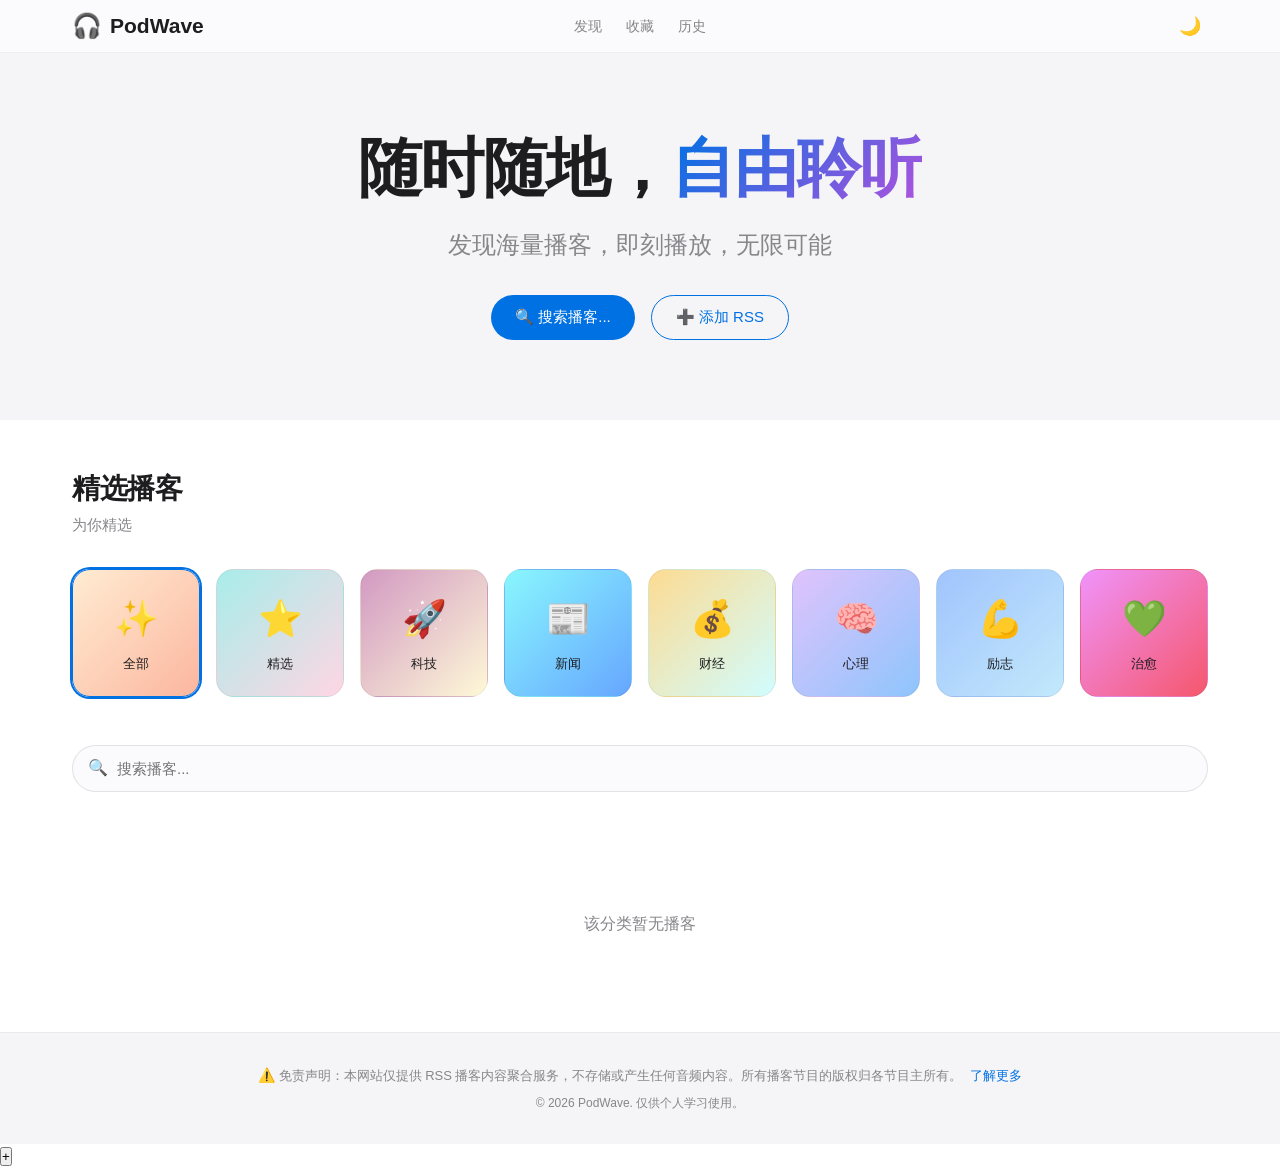
<file: index.html>
<!DOCTYPE html>
<html lang="zh-CN">
<head>
    <meta charset="UTF-8">
    <meta name="viewport" content="width=device-width, initial-scale=1.0, viewport-fit=cover">
    <meta name="apple-mobile-web-app-capable" content="yes">
    <meta name="apple-mobile-web-app-status-bar-style" content="black-translucent">
    <meta name="apple-mobile-web-app-title" content="PodWave">
    <meta name="mobile-web-app-capable" content="yes">
    <meta name="theme-color" content="#ffffff">
    <meta name="description" content="随时随地，自由聆听 - 发现海量播客，即刻播放">
    <link rel="manifest" href="manifest.json">
    <link rel="stylesheet" href="styles.css">
</head>
<body>
    <!-- Header -->
    <header class="header">
        <div class="header-content">
            <a href="#" class="logo">
                <span class="logo-icon">🎧</span>
                <span class="logo-text">PodWave</span>
            </a>
            <nav class="header-nav">
                <a href="#" class="nav-link active" data-view="discover">Discover</a>
                <a href="#" class="nav-link" data-view="library">Library</a>
                <a href="#" class="nav-link" data-view="history">History</a>
            </nav>
            <div class="header-actions">

                <button class="icon-btn" id="darkModeToggle" title="Dark Mode">🌙</button>
            </div>
        </div>
    </header>

    <!-- Hero Section -->
    <section class="hero" id="heroSection">
        <h1 class="hero-title">
            <span class="gradient-text">随时随地</span> 自由聆听
        </h1>
        <p class="hero-subtitle">
            发现海量播客，即刻播放，无限可能
        </p>
        <div class="hero-actions">
            <button class="btn btn-primary" onclick="document.getElementById('searchInput').focus()">
                🔍 搜索播客
            </button>
            <button class="btn btn-secondary" onclick="showAddRssModal()">
                ➕ 添加 RSS
            </button>
        </div>
    </section>

    <!-- Categories Section -->
    <section class="categories" id="categoriesSection">
        <div class="section-header">
            <div>
                <h2 class="section-title" id="sectionTitle">精选播客</h2>
                <p class="section-subtitle" id="sectionSubtitle">为你精选</p>
            </div>
        </div>
        <div class="category-grid" id="categoryGrid">
            <div class="category-card active" data-category="all">
                <span class="category-icon">✨</span>
                <span class="category-name">全部</span>
            </div>
            <div class="category-card" data-category="科技">
                <span class="category-icon">🚀</span>
                <span class="category-name">科技</span>
            </div>
            <div class="category-card" data-category="新闻">
                <span class="category-icon">📰</span>
                <span class="category-name">新闻</span>
            </div>
            <div class="category-card" data-category="财经">
                <span class="category-icon">💰</span>
                <span class="category-name">财经</span>
            </div>
            <div class="category-card" data-category="心理">
                <span class="category-icon">🧠</span>
                <span class="category-name">心理</span>
            </div>
            <div class="category-card" data-category="励志">
                <span class="category-icon">💪</span>
                <span class="category-name">励志</span>
            </div>
            <div class="category-card" data-category="治愈">
                <span class="category-icon">💚</span>
                <span class="category-name">治愈</span>
            </div>
            <div class="category-card" id="refreshCard" data-category="refresh" title="刷新获取最新内容">
                <span class="category-icon">🔄</span>
                <span class="category-name">刷新</span>
            </div>
        </div>
    </section>

    <!-- Search Section -->
    <section class="podcast-section">
        <div class="search-container">
            <span class="search-icon">🔍</span>
            <input type="text" class="search-input" id="searchInput" placeholder="搜索播客名称、主题或关键词...">
        </div>
        <div class="search-results" id="searchResults"></div>
    </section>

    <!-- Search Results Section -->
    <section class="podcast-section" id="searchResultsSection" style="display: none;">
        <div class="section-header">
            <div>
                <h2 class="section-title" id="searchResultsTitle">搜索结果</h2>
                <p class="section-subtitle" id="searchResultsSubtitle">找到 0 个播客</p>
            </div>
        </div>
        <div class="search-results-grid" id="searchResultsGrid"></div>
    </section>

    <!-- Podcast Grid Section -->
    <section class="podcast-section" id="podcastSection">
        <div class="podcast-grid" id="podcastGrid">
            <!-- Podcasts will be loaded here -->
        </div>
    </section>

    <!-- Library Section (hidden by default) -->
    <section class="podcast-section" id="librarySection" style="display: none;">
        <div class="section-header">
            <div>
                <h2 class="section-title" id="libraryTitle">我的收藏</h2>
                <p class="section-subtitle" id="librarySubtitle">你喜欢的播客</p>
            </div>
        </div>
        <div class="podcast-grid" id="libraryGrid"></div>
        <div class="empty-state" id="libraryEmpty" style="display: none;">
            <div class="empty-icon">💜</div>
            <h3 class="empty-title" id="libraryEmptyTitle">暂无收藏</h3>
            <p id="libraryEmptyText">开始探索，添加你喜欢的播客</p>
        </div>
    </section>

    <!-- History Section (hidden by default) -->
    <section class="podcast-section" id="historySection" style="display: none;">
        <div class="section-header">
            <div>
                <h2 class="section-title" id="historyTitle">最近播放</h2>
                <p class="section-subtitle" id="historySubtitle">继续收听上次的内容</p>
            </div>
            <button class="btn btn-secondary" id="clearHistoryBtn">清除全部</button>
        </div>
        <div class="episode-list" id="historyList"></div>
        <div class="empty-state" id="historyEmpty" style="display: none;">
            <div class="empty-icon">📻</div>
            <h3 class="empty-title" id="historyEmptyTitle">暂无历史记录</h3>
            <p id="historyEmptyText">开始收听，建立你的历史记录</p>
        </div>
    </section>

    <!-- Floating Player Bar -->
    <div class="floating-player" id="floatingPlayer" style="display: none;">
        <div class="floating-player-content">
            <div class="floating-info">
                <div class="floating-cover" id="floatingCover">🎧</div>
                <div class="floating-text">
                    <div class="floating-title" id="floatingTitle">未播放</div>
                    <div class="floating-time" id="floatingTime">0:00 / 0:00</div>
                </div>
            </div>
            <div class="floating-controls">
                <button class="floating-btn" id="floatingPrev" onclick="playPrevious()">⏮️</button>
                <button class="floating-btn floating-play" id="floatingPlayPause" onclick="togglePlayPause()">▶️</button>
                <button class="floating-btn" id="floatingNext" onclick="playNext()">⏭️</button>
            </div>
        </div>
        <div class="floating-progress" onclick="seekFloatingAudio(event)">
            <div class="floating-progress-bar" id="floatingProgressBar">
                <div class="floating-progress-fill" id="floatingProgressFill"></div>
            </div>
        </div>
    </div>

    <!-- Timer Modal -->
    <div class="modal-overlay" id="timerModal">
        <div class="modal">
            <div class="modal-header">
                <h3 class="modal-title" id="sleepTimerTitle">睡眠定时</h3>
                <button class="modal-close" onclick="closeTimerModal()">×</button>
            </div>
            <div class="modal-body">
                <div class="timer-options">
                    <button class="timer-option" data-minutes="15">15 分钟</button>
                    <button class="timer-option" data-minutes="30">30 分钟</button>
                    <button class="timer-option" data-minutes="45">45 分钟</button>
                    <button class="timer-option" data-minutes="60">1 小时</button>
                    <button class="timer-option" data-minutes="90">1.5 小时</button>
                    <button class="timer-option" data-minutes="0">关闭</button>
                </div>
            </div>
        </div>
    </div>

    <!-- Add RSS Modal -->
    <div class="modal-overlay" id="addRssModal">
        <div class="modal">
            <div class="modal-header">
                <h3 class="modal-title">添加自定义 RSS</h3>
                <button class="modal-close" onclick="closeAddRssModal()">×</button>
            </div>
            <div class="modal-body">
                <div class="add-form">
                    <div class="form-group">
                        <label class="form-label">RSS 订阅地址</label>
                        <input type="text" class="form-input" id="rssUrlInput" placeholder="https://example.com/podcast.xml">
                        <p class="help-text">输入任意播客的 RSS 订阅地址</p>
                    </div>
                    <div class="form-group">
                        <label class="form-label">分类</label>
                        <select class="form-select" id="rssCategoryInput">
                            <option value="科技">🚀 科技</option>
                            <option value="新闻">📰 新闻</option>
                            <option value="财经">💰 财经</option>
                            <option value="心理">🧠 心理</option>
                            <option value="励志">💪 励志</option>
                            <option value="治愈">💚 治愈</option>
                            <option value="其他">📻 其他</option>
                        </select>
                    </div>
                    <button class="btn btn-primary" id="addRssBtn" style="width: 100%;">添加播客</button>
                </div>
            </div>
        </div>
    </div>

    <!-- Podcast Detail Modal -->
    <div class="modal-overlay" id="podcastDetailModal">
        <div class="modal">
            <div class="modal-header">
                <h3 class="modal-title" id="detailPodcastTitle">播客详情</h3>
                <button class="modal-close" onclick="closePodcastDetailModal()">×</button>
            </div>
            <div class="modal-body">
                <div class="tabs">
                    <button class="tab active" data-tab="episodes" onclick="switchDetailTab('episodes')">节目列表</button>
                    <button class="tab" data-tab="about" onclick="switchDetailTab('about')">简介</button>
                </div>
                <div class="episode-list" id="episodeList"></div>
                <div class="about-content" id="aboutContent" style="display: none;">
                    <div class="about-podcast" id="aboutPodcast"></div>
                </div>
                <div class="loading" id="episodeLoading">
                    <div class="loading-spinner"></div>
                </div>
            </div>
        </div>
    </div>

    <!-- Toast Container -->
    <div class="toast-container">
        <div class="toast" id="toast"></div>
    </div>



    <!-- Footer -->
    <footer class="site-footer">
        <div class="footer-content">
            <p class="footer-disclaimer">
                <span class="footer-icon">⚠️</span>
                免责声明：本网站仅提供 RSS 播客内容聚合服务，不存储或产生任何音频内容。所有播客节目的版权归各节目主所有。
                <a href="disclaimer.html" target="_blank" class="footer-link">了解更多</a>
            </p>
            <p class="footer-copyright">© 2026 PodWave. 仅供个人学习使用。</p>
        </div>
    </footer>

    <!-- Add Podcast FAB -->
    <button class="add-podcast-btn" onclick="showAddRssModal()" title="添加播客">+</button>

    <!-- Back to Top Button -->
    <button class="back-to-top-btn" id="backToTopBtn" onclick="scrollToTop()" title="返回顶部">↑</button>

    <script src="app.js"></script>
    <script>
        document.addEventListener('DOMContentLoaded', initApp);
    </script>
</body>
</html>
</file>
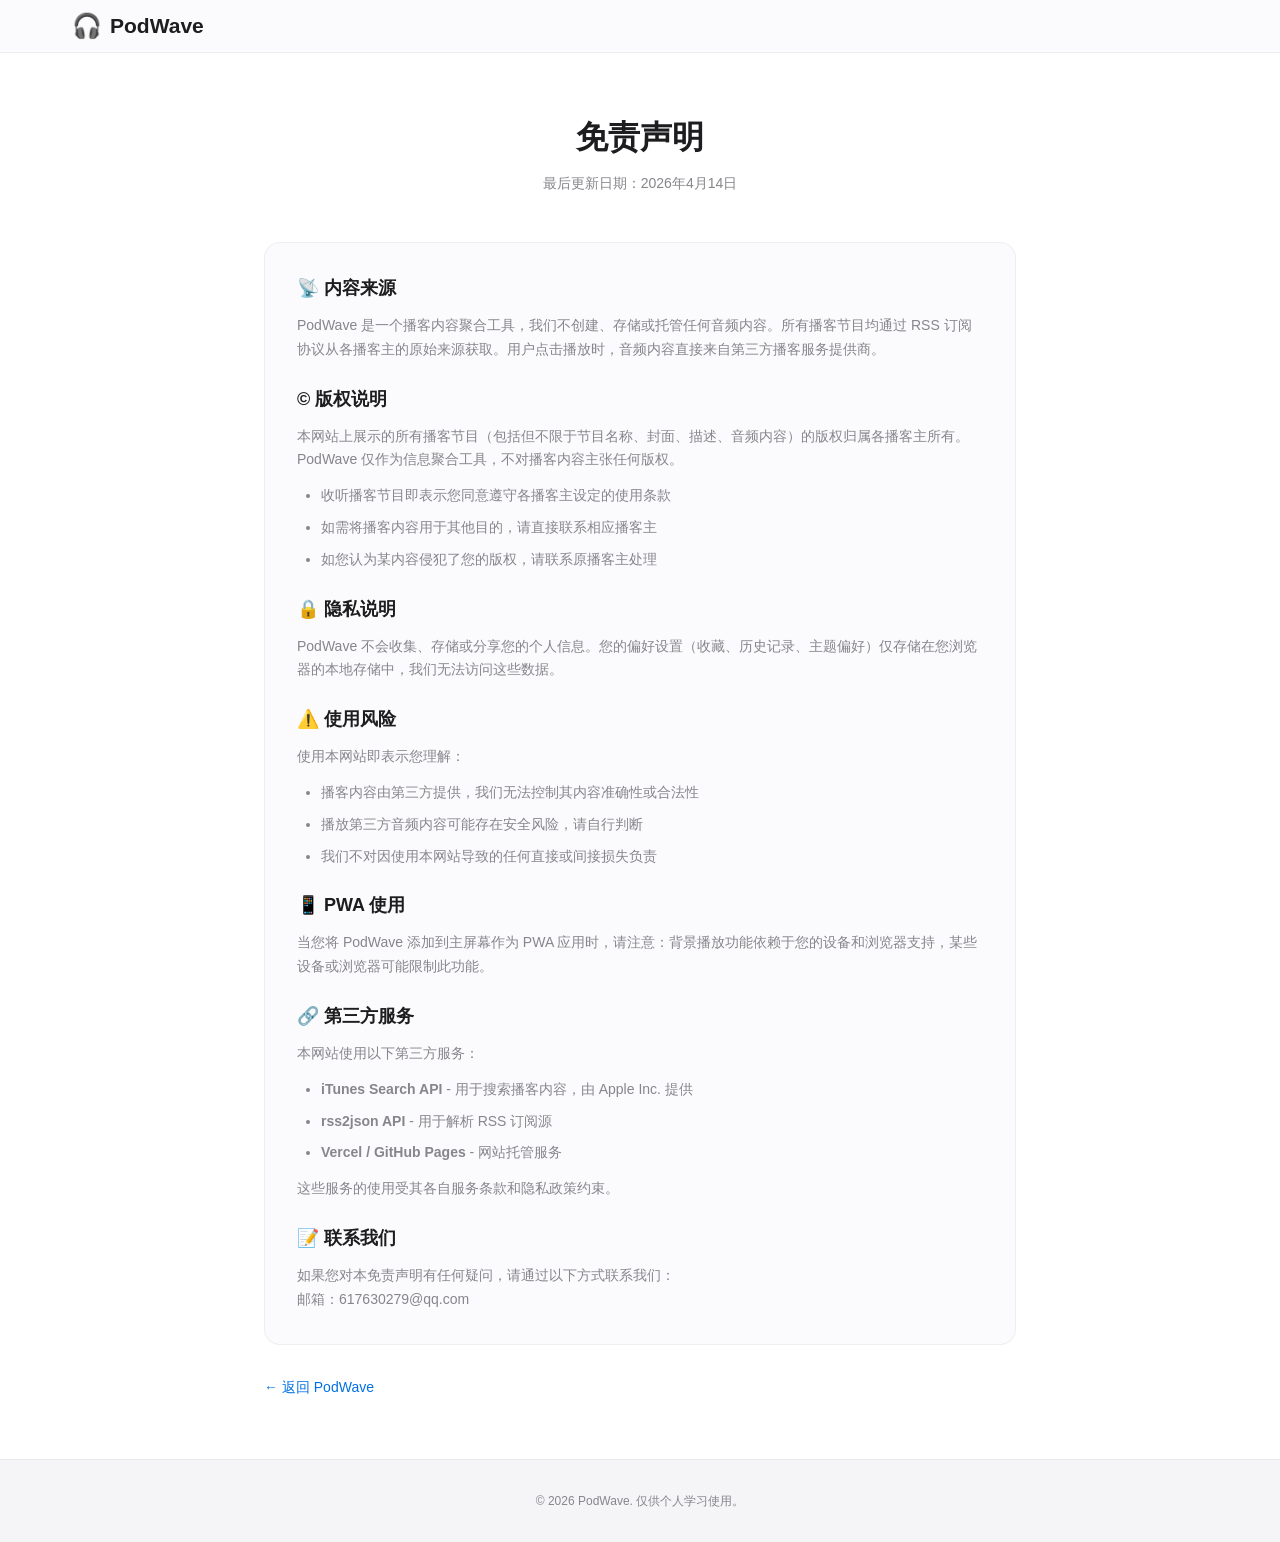
<file: disclaimer.html>
<!DOCTYPE html>
<html lang="zh-CN">
<head>
    <meta charset="UTF-8">
    <meta name="viewport" content="width=device-width, initial-scale=1.0">
    <title>免责声明 - PodWave</title>
    <link rel="stylesheet" href="styles.css">
    <style>
        .disclaimer-page {
            max-width: 800px;
            margin: 0 auto;
            padding: 60px 24px;
        }
        .disclaimer-header {
            text-align: center;
            margin-bottom: 48px;
        }
        .disclaimer-header h1 {
            font-size: 32px;
            font-weight: 700;
            margin-bottom: 12px;
        }
        .disclaimer-header p {
            color: var(--text-secondary);
            font-size: 14px;
        }
        .disclaimer-content {
            background: var(--bg-secondary);
            border-radius: 16px;
            padding: 32px;
            border: 1px solid rgba(0,0,0,0.05);
        }
        body.dark-mode .disclaimer-content {
            border: 1px solid rgba(255,255,255,0.1);
        }
        .disclaimer-section {
            margin-bottom: 24px;
        }
        .disclaimer-section:last-child {
            margin-bottom: 0;
        }
        .disclaimer-section h2 {
            font-size: 18px;
            font-weight: 600;
            margin-bottom: 12px;
            color: var(--text-primary);
        }
        .disclaimer-section p {
            font-size: 14px;
            line-height: 1.7;
            color: var(--text-secondary);
        }
        .disclaimer-section ul {
            margin: 12px 0;
            padding-left: 24px;
        }
        .disclaimer-section li {
            font-size: 14px;
            line-height: 1.7;
            color: var(--text-secondary);
            margin-bottom: 8px;
        }
        .back-link {
            display: inline-flex;
            align-items: center;
            gap: 8px;
            margin-top: 32px;
            color: var(--apple-blue);
            text-decoration: none;
            font-size: 14px;
        }
        .back-link:hover {
            text-decoration: underline;
        }
    </style>
</head>
<body>
    <header class="header">
        <div class="header-content">
            <a href="index.html" class="logo">
                <span class="logo-icon">🎧</span>
                <span class="logo-text">PodWave</span>
            </a>
        </div>
    </header>

    <main class="disclaimer-page">
        <div class="disclaimer-header">
            <h1>免责声明</h1>
            <p>最后更新日期：2026年4月14日</p>
        </div>

        <div class="disclaimer-content">
            <div class="disclaimer-section">
                <h2>📡 内容来源</h2>
                <p>PodWave 是一个播客内容聚合工具，我们不创建、存储或托管任何音频内容。所有播客节目均通过 RSS 订阅协议从各播客主的原始来源获取。用户点击播放时，音频内容直接来自第三方播客服务提供商。</p>
            </div>

            <div class="disclaimer-section">
                <h2>©️ 版权说明</h2>
                <p>本网站上展示的所有播客节目（包括但不限于节目名称、封面、描述、音频内容）的版权归属各播客主所有。PodWave 仅作为信息聚合工具，不对播客内容主张任何版权。</p>
                <ul>
                    <li>收听播客节目即表示您同意遵守各播客主设定的使用条款</li>
                    <li>如需将播客内容用于其他目的，请直接联系相应播客主</li>
                    <li>如您认为某内容侵犯了您的版权，请联系原播客主处理</li>
                </ul>
            </div>

            <div class="disclaimer-section">
                <h2>🔒 隐私说明</h2>
                <p>PodWave 不会收集、存储或分享您的个人信息。您的偏好设置（收藏、历史记录、主题偏好）仅存储在您浏览器的本地存储中，我们无法访问这些数据。</p>
            </div>

            <div class="disclaimer-section">
                <h2>⚠️ 使用风险</h2>
                <p>使用本网站即表示您理解：</p>
                <ul>
                    <li>播客内容由第三方提供，我们无法控制其内容准确性或合法性</li>
                    <li>播放第三方音频内容可能存在安全风险，请自行判断</li>
                    <li>我们不对因使用本网站导致的任何直接或间接损失负责</li>
                </ul>
            </div>

            <div class="disclaimer-section">
                <h2>📱 PWA 使用</h2>
                <p>当您将 PodWave 添加到主屏幕作为 PWA 应用时，请注意：背景播放功能依赖于您的设备和浏览器支持，某些设备或浏览器可能限制此功能。</p>
            </div>

            <div class="disclaimer-section">
                <h2>🔗 第三方服务</h2>
                <p>本网站使用以下第三方服务：</p>
                <ul>
                    <li><strong>iTunes Search API</strong> - 用于搜索播客内容，由 Apple Inc. 提供</li>
                    <li><strong>rss2json API</strong> - 用于解析 RSS 订阅源</li>
                    <li><strong>Vercel / GitHub Pages</strong> - 网站托管服务</li>
                </ul>
                <p>这些服务的使用受其各自服务条款和隐私政策约束。</p>
            </div>

            <div class="disclaimer-section">
                <h2>📝 联系我们</h2>
                <p>如果您对本免责声明有任何疑问，请通过以下方式联系我们：</p>
                <p>邮箱：617630279@qq.com</p>
            </div>
        </div>

        <a href="index.html" class="back-link">← 返回 PodWave</a>
    </main>

    <footer class="site-footer">
        <div class="footer-content">
            <p class="footer-copyright">© 2026 PodWave. 仅供个人学习使用。</p>
        </div>
    </footer>
</body>
</html>
</file>
<file: styles.css>
/* ==================== Reset & Base ==================== */
*, *::before, *::after {
    margin: 0;
    padding: 0;
    box-sizing: border-box;
}

:root {
    /* Apple Color Palette */
    --apple-black: #1d1d1f;
    --apple-gray: #86868b;
    --apple-light-gray: #f5f5f7;
    --apple-blue: #0071e3;
    --apple-blue-hover: #0077ed;
    --apple-green: #34c759;
    --apple-orange: #ff9500;
    --apple-pink: #ff2d55;
    --apple-purple: #af52de;
    --apple-red: #ff3b30;
    --apple-yellow: #ffcc00;

    /* Background */
    --bg-primary: #ffffff;
    --bg-secondary: #fbfbfd;
    --bg-tertiary: #f5f5f7;

    /* Text */
    --text-primary: #1d1d1f;
    --text-secondary: #86868b;
    --text-link: #0071e3;

    /* Spacing */
    --space-xs: 4px;
    --space-sm: 8px;
    --space-md: 16px;
    --space-lg: 24px;
    --space-xl: 32px;
    --space-xxl: 48px;
    --space-xxxl: 80px;

    /* Border Radius */
    --radius-sm: 8px;
    --radius-md: 12px;
    --radius-lg: 18px;
    --radius-xl: 24px;

    /* Shadows */
    --shadow-card: 0 2px 12px rgba(0,0,0,0.08);
    --shadow-card-hover: 0 8px 32px rgba(0,0,0,0.12);
    --shadow-player: 0 -4px 24px rgba(0,0,0,0.1);
}

body {
    font-family: -apple-system, BlinkMacSystemFont, "SF Pro Display", "SF Pro Text", "Helvetica Neue", Helvetica, Arial, sans-serif;
    -webkit-font-smoothing: antialiased;
    -moz-osx-font-smoothing: grayscale;
    background: var(--bg-primary);
    color: var(--text-primary);
    line-height: 1.5;
    overflow-x: hidden;
}

/* ==================== Dark Mode ==================== */
body.dark-mode {
    --bg-primary: #000000;
    --bg-secondary: #1d1d1f;
    --bg-tertiary: #2d2d2d;
    --text-primary: #f5f5f7;
    --text-secondary: #86868b;
    --shadow-card: 0 2px 12px rgba(0,0,0,0.3);
    --shadow-card-hover: 0 8px 32px rgba(0,0,0,0.5);
}

/* ==================== Header ==================== */
.header {
    position: sticky;
    top: 0;
    z-index: 100;
    background: rgba(251, 251, 253, 0.8);
    backdrop-filter: saturate(180%) blur(20px);
    -webkit-backdrop-filter: saturate(180%) blur(20px);
    border-bottom: 1px solid rgba(0,0,0,0.05);
}

body.dark-mode .header {
    background: rgba(29, 29, 31, 0.8);
    border-bottom: 1px solid rgba(255,255,255,0.1);
}

.header-content {
    max-width: 1200px;
    margin: 0 auto;
    padding: 0 var(--space-xl);
    height: 52px;
    display: flex;
    align-items: center;
    justify-content: space-between;
    position: relative;
}

.header-content::before {
    content: '';
    position: absolute;
    left: 50%;
    transform: translateX(-50%);
    width: 1px;
    height: 1px;
}

.header-nav {
    display: flex;
    gap: var(--space-lg);
    position: absolute;
    left: 50%;
    transform: translateX(-50%);
}

.logo {
    font-size: 21px;
    font-weight: 600;
    color: var(--text-primary);
    text-decoration: none;
    display: flex;
    align-items: center;
    gap: var(--space-sm);
}

.logo-icon {
    font-size: 24px;
}

.nav-link {
    font-size: 14px;
    color: var(--text-secondary);
    text-decoration: none;
    transition: color 0.3s;
}

.nav-link:hover {
    color: var(--text-primary);
}

.header-actions {
    display: flex;
    align-items: center;
    gap: var(--space-md);
}

.icon-btn {
    width: 36px;
    height: 36px;
    border-radius: 50%;
    border: none;
    background: transparent;
    cursor: pointer;
    display: flex;
    align-items: center;
    justify-content: center;
    font-size: 18px;
    color: var(--text-secondary);
    transition: all 0.3s;
}

.icon-btn:hover {
    background: var(--bg-tertiary);
    color: var(--text-primary);
}

/* ==================== Hero Section ==================== */
.hero {
    padding: var(--space-xxxl) var(--space-xl);
    text-align: center;
    background: var(--bg-tertiary);
}

.hero-title {
    font-size: clamp(40px, 8vw, 64px);
    font-weight: 700;
    letter-spacing: -0.02em;
    line-height: 1.1;
    margin-bottom: var(--space-lg);
}

.hero-title .gradient-text {
    background: linear-gradient(135deg, var(--apple-blue), var(--apple-purple));
    -webkit-background-clip: text;
    -webkit-text-fill-color: transparent;
    background-clip: text;
}

.hero-subtitle {
    font-size: clamp(18px, 2.5vw, 24px);
    color: var(--text-secondary);
    font-weight: 400;
    max-width: 600px;
    margin: 0 auto;
}

.hero-actions {
    margin-top: var(--space-xl);
    display: flex;
    gap: var(--space-md);
    justify-content: center;
    flex-wrap: wrap;
}

.btn {
    padding: 12px 24px;
    border-radius: var(--radius-xl);
    font-size: 15px;
    font-weight: 500;
    cursor: pointer;
    transition: all 0.3s;
    border: none;
    text-decoration: none;
    display: inline-flex;
    align-items: center;
    gap: var(--space-sm);
}

.btn-primary {
    background: var(--apple-blue);
    color: white;
}

.btn-primary:hover {
    background: var(--apple-blue-hover);
    transform: scale(1.02);
}

.btn-secondary {
    background: transparent;
    color: var(--apple-blue);
    border: 1px solid var(--apple-blue);
}

.btn-secondary:hover {
    background: var(--apple-blue);
    color: white;
}

/* ==================== Categories ==================== */
.categories {
    padding: var(--space-xxl) var(--space-xl);
    max-width: 1200px;
    margin: 0 auto;
}

.section-header {
    display: flex;
    justify-content: space-between;
    align-items: center;
    margin-bottom: var(--space-xl);
}

.section-title {
    font-size: 28px;
    font-weight: 600;
    letter-spacing: -0.01em;
}

.section-subtitle {
    font-size: 15px;
    color: var(--text-secondary);
    margin-top: var(--space-xs);
}

.category-grid {
    display: grid;
    grid-template-columns: repeat(auto-fit, minmax(120px, 1fr));
    gap: var(--space-md);
}

@media (max-width: 480px) {
    .category-grid {
        grid-template-columns: repeat(4, 1fr);
        gap: var(--space-sm);
    }
}

.category-card {
    aspect-ratio: 1;
    border-radius: var(--radius-lg);
    display: flex;
    flex-direction: column;
    align-items: center;
    justify-content: center;
    gap: var(--space-sm);
    cursor: pointer;
    transition: all 0.3s cubic-bezier(0.25, 0.1, 0.25, 1);
    border: 1px solid rgba(0,0,0,0.05);
}

body.dark-mode .category-card {
    border: 1px solid rgba(255,255,255,0.1);
}

.category-card:hover {
    transform: scale(1.05);
    box-shadow: var(--shadow-card-hover);
}

.category-card.active {
    box-shadow: 0 0 0 2px var(--apple-blue);
    border-color: var(--apple-blue);
}

.category-icon {
    font-size: 36px;
}

.category-name {
    font-size: 13px;
    font-weight: 500;
    color: var(--text-primary);
}

.category-card:nth-child(1) { background: linear-gradient(135deg, #ffecd2, #fcb69f); }
.category-card:nth-child(2) { background: linear-gradient(135deg, #a8edea, #fed6e3); }
.category-card:nth-child(3) { background: linear-gradient(135deg, #d299c2, #fef9d7); }
.category-card:nth-child(4) { background: linear-gradient(135deg, #89f7fe, #66a6ff); }
.category-card:nth-child(5) { background: linear-gradient(135deg, #fddb92, #d1fdff); }
.category-card:nth-child(6) { background: linear-gradient(135deg, #e0c3fc, #8ec5fc); }
.category-card:nth-child(7) { background: linear-gradient(135deg, #a1c4fd, #c2e9fb); }
.category-card:nth-child(8) { background: linear-gradient(135deg, #f093fb, #f5576c); }

/* ==================== Podcast Grid ==================== */
.podcast-section {
    padding: 0 var(--space-xl) var(--space-xxl);
    max-width: 1200px;
    margin: 0 auto;
}

@media (max-width: 768px) {
    .podcast-section {
        padding: 0 var(--space-md) var(--space-lg);
    }
}

.podcast-grid {
    display: grid;
    grid-template-columns: repeat(auto-fill, minmax(260px, 1fr));
    gap: var(--space-lg);
    max-width: 100%;
}

@media (max-width: 768px) {
    .podcast-grid {
        grid-template-columns: repeat(auto-fill, minmax(200px, 1fr));
        gap: var(--space-md);
    }
}

@media (max-width: 380px) {
    .podcast-grid {
        grid-template-columns: repeat(auto-fill, minmax(160px, 1fr));
        gap: var(--space-sm);
    }
}

.podcast-card {
    background: var(--bg-secondary);
    border-radius: var(--radius-lg);
    overflow: hidden;
    cursor: pointer;
    transition: all 0.3s cubic-bezier(0.25, 0.1, 0.25, 1);
    border: 1px solid rgba(0,0,0,0.05);
}

body.dark-mode .podcast-card {
    background: var(--bg-secondary);
    border: 1px solid rgba(255,255,255,0.1);
}

.podcast-card:hover {
    transform: translateY(-4px);
    box-shadow: var(--shadow-card-hover);
}

.podcast-cover {
    width: 100%;
    aspect-ratio: 1;
    display: flex;
    align-items: center;
    justify-content: center;
    font-size: 64px;
    position: relative;
    overflow: hidden;
    border-radius: var(--radius-md);
}

.podcast-cover img {
    width: 100%;
    height: 100%;
    object-fit: cover;
    min-width: 0;
}

.podcast-emoji {
    font-size: 64px;
}

.play-overlay {
    position: absolute;
    inset: 0;
    background: rgba(0,0,0,0.3);
    display: flex;
    align-items: center;
    justify-content: center;
    opacity: 0;
    transition: opacity 0.3s;
}

.podcast-card:hover .play-overlay {
    opacity: 1;
}

.play-icon {
    width: 60px;
    height: 60px;
    background: white;
    border-radius: 50%;
    display: flex;
    align-items: center;
    justify-content: center;
    font-size: 24px;
    transform: scale(0.9);
    transition: transform 0.3s;
}

.podcast-card:hover .play-icon {
    transform: scale(1);
}

.podcast-info {
    padding: var(--space-md);
}

.podcast-title {
    font-size: 15px;
    font-weight: 600;
    margin-bottom: var(--space-xs);
    display: -webkit-box;
    -webkit-line-clamp: 2;
    -webkit-box-orient: vertical;
    overflow: hidden;
}

.podcast-meta {
    font-size: 13px;
    color: var(--text-secondary);
    display: flex;
    justify-content: space-between;
    align-items: center;
}

.podcast-category-tag {
    font-size: 11px;
    padding: 2px 8px;
    background: var(--bg-tertiary);
    border-radius: var(--radius-sm);
    font-weight: 500;
}

.podcast-actions {
    display: flex;
    gap: var(--space-sm);
    padding: 0 var(--space-md) var(--space-md);
}

.podcast-action-btn {
    flex: 1;
    padding: var(--space-sm);
    border: none;
    background: var(--bg-tertiary);
    border-radius: var(--radius-sm);
    font-size: 13px;
    cursor: pointer;
    display: flex;
    align-items: center;
    justify-content: center;
    gap: var(--space-xs);
    transition: all 0.2s;
}

.podcast-action-btn:hover {
    background: var(--apple-blue);
    color: white;
}

.podcast-action-btn.favorited {
    color: var(--apple-red);
}

/* ==================== Player Bar ==================== */
.player-bar {
    position: fixed;
    bottom: 0;
    left: 0;
    right: 0;
    background: rgba(255,255,255,0.95);
    backdrop-filter: saturate(180%) blur(20px);
    -webkit-backdrop-filter: saturate(180%) blur(20px);
    border-top: 1px solid rgba(0,0,0,0.08);
    padding: 0 var(--space-xl);
    z-index: 1000;
    transform: translateY(100%);
    transition: transform 0.4s cubic-bezier(0.25, 0.1, 0.25, 1);
}

body.dark-mode .player-bar {
    background: rgba(29, 29, 31, 0.95);
    border-top: 1px solid rgba(255,255,255,0.1);
}

.player-bar.visible {
    transform: translateY(0);
}

/* Collapsed state - only show mini bar */
.player-bar.collapsed .player-content {
    display: none;
}

.player-bar.collapsed {
    padding: 0;
}

.player-collapse-bar {
    height: 32px;
    display: flex;
    align-items: center;
    justify-content: center;
    cursor: pointer;
    background: linear-gradient(180deg, rgba(255,255,255,0) 0%, rgba(0,0,0,0.02) 100%);
}

body.dark-mode .player-collapse-bar {
    background: linear-gradient(180deg, rgba(0,0,0,0) 0%, rgba(255,255,255,0.02) 100%);
}

.collapse-indicator {
    font-size: 10px;
    color: var(--text-secondary);
    transition: transform 0.3s;
}

.player-bar.collapsed .collapse-indicator {
    transform: rotate(180deg);
}

/* Mini player when collapsed */
.player-bar.collapsed .player-info {
    justify-content: center;
    padding: 8px 0;
}

.player-bar.collapsed .mini-controls {
    display: flex;
}

.player-content {
    max-width: 1200px;
    margin: 0 auto;
    display: grid;
    grid-template-columns: 280px 1fr 200px;
    gap: var(--space-lg);
    align-items: center;
}

.player-info {
    display: flex;
    align-items: center;
    gap: var(--space-md);
}

.player-cover {
    width: 48px;
    height: 48px;
    border-radius: var(--radius-sm);
    background: var(--bg-tertiary);
    display: flex;
    align-items: center;
    justify-content: center;
    font-size: 24px;
}

.player-details {
    overflow: hidden;
}

.player-title {
    font-size: 14px;
    font-weight: 500;
    white-space: nowrap;
    overflow: hidden;
    text-overflow: ellipsis;
}

.player-episode {
    font-size: 12px;
    color: var(--text-secondary);
    white-space: nowrap;
    overflow: hidden;
    text-overflow: ellipsis;
}

.player-controls {
    display: flex;
    flex-direction: column;
    align-items: center;
    gap: var(--space-sm);
}

.player-buttons {
    display: flex;
    align-items: center;
    gap: var(--space-lg);
}

.player-btn {
    width: 32px;
    height: 32px;
    border: none;
    background: transparent;
    cursor: pointer;
    display: flex;
    align-items: center;
    justify-content: center;
    font-size: 18px;
    color: var(--text-primary);
    border-radius: 50%;
    transition: all 0.2s;
}

.player-btn:hover {
    background: var(--bg-tertiary);
}

.player-btn.play-pause {
    width: 40px;
    height: 40px;
    background: var(--apple-blue);
    color: white;
    font-size: 16px;
}

.player-btn.play-pause:hover {
    transform: scale(1.05);
}

.progress-container {
    width: 100%;
    display: flex;
    align-items: center;
    gap: var(--space-sm);
}

.progress-time {
    font-size: 11px;
    color: var(--text-secondary);
    min-width: 45px;
    text-align: center;
}

.progress-bar {
    flex: 1;
    height: 4px;
    background: var(--bg-tertiary);
    border-radius: 2px;
    cursor: pointer;
    position: relative;
}

.progress-fill {
    height: 100%;
    background: var(--apple-blue);
    border-radius: 2px;
    width: 0%;
    transition: width 0.1s linear;
}

.progress-bar:hover .progress-fill {
    background: var(--apple-blue-hover);
}

.player-extra {
    display: flex;
    align-items: center;
    justify-content: flex-end;
    gap: var(--space-md);
}

.speed-btn, .volume-btn, .timer-btn {
    font-size: 12px;
    padding: var(--space-xs) var(--space-sm);
    background: var(--bg-tertiary);
    border: none;
    border-radius: var(--radius-sm);
    cursor: pointer;
    transition: all 0.2s;
}

.speed-btn:hover, .volume-btn:hover, .timer-btn:hover {
    background: var(--apple-blue);
    color: white;
}

.volume-control {
    display: flex;
    align-items: center;
    gap: 8px;
}

.volume-slider {
    width: 80px;
    height: 4px;
    -webkit-appearance: none;
    appearance: none;
    background: var(--bg-tertiary);
    border-radius: 2px;
    cursor: pointer;
}

.volume-slider::-webkit-slider-thumb {
    -webkit-appearance: none;
    appearance: none;
    width: 14px;
    height: 14px;
    border-radius: 50%;
    background: var(--apple-blue);
    cursor: pointer;
}

.volume-slider::-moz-range-thumb {
    width: 14px;
    height: 14px;
    border-radius: 50%;
    background: var(--apple-blue);
    cursor: pointer;
    border: none;
}

/* ==================== Modals ==================== */
.modal-overlay {
    position: fixed;
    inset: 0;
    background: rgba(0,0,0,0.5);
    display: flex;
    align-items: center;
    justify-content: center;
    z-index: 2000;
    opacity: 0;
    visibility: hidden;
    transition: all 0.3s;
}

.modal-overlay.visible {
    opacity: 1;
    visibility: visible;
}

.modal {
    background: var(--bg-primary);
    border-radius: var(--radius-xl);
    width: 90%;
    max-width: 600px;
    max-height: 80vh;
    overflow: hidden;
    transform: scale(0.95) translateY(20px);
    transition: transform 0.3s cubic-bezier(0.25, 0.1, 0.25, 1);
}

.modal-overlay.visible .modal {
    transform: scale(1) translateY(0);
}

.modal-header {
    padding: var(--space-lg);
    border-bottom: 1px solid rgba(0,0,0,0.05);
    display: flex;
    justify-content: space-between;
    align-items: center;
}

.modal-title {
    font-size: 20px;
    font-weight: 600;
}

.modal-close {
    width: 28px;
    height: 28px;
    border: none;
    background: var(--bg-tertiary);
    border-radius: 50%;
    cursor: pointer;
    font-size: 14px;
    display: flex;
    align-items: center;
    justify-content: center;
    transition: all 0.2s;
}

.modal-close:hover {
    background: var(--apple-red);
    color: white;
}

.modal-body {
    padding: var(--space-lg);
    overflow-y: auto;
    max-height: calc(80vh - 140px);
}

/* ==================== Search ==================== */
.search-container {
    position: relative;
    margin-bottom: var(--space-lg);
}

.search-input {
    width: 100%;
    padding: 14px 18px 14px 44px;
    border: 1px solid rgba(0,0,0,0.1);
    border-radius: var(--radius-xl);
    font-size: 15px;
    background: var(--bg-secondary);
    transition: all 0.3s;
}

.search-input:focus {
    outline: none;
    border-color: var(--apple-blue);
    box-shadow: 0 0 0 4px rgba(0,113,227,0.1);
}

.search-icon {
    position: absolute;
    left: 16px;
    top: 50%;
    transform: translateY(-50%);
    font-size: 16px;
    color: var(--text-secondary);
}

.search-results {
    margin-top: var(--space-md);
}

.search-results-grid {
    display: grid;
    grid-template-columns: repeat(auto-fill, minmax(260px, 1fr));
    gap: var(--space-lg);
    width: 100%;
}

.search-result-card {
    background: var(--bg-secondary);
    border-radius: var(--radius-lg);
    overflow: hidden;
    cursor: pointer;
    transition: all 0.3s cubic-bezier(0.25, 0.1, 0.25, 1);
    border: 1px solid rgba(0,0,0,0.05);
    display: flex;
    flex-direction: column;
    width: 100%;
    max-width: 100%;
    min-width: 0;
    box-sizing: border-box;
}

body.dark-mode .search-result-card {
    background: var(--bg-secondary);
    border: 1px solid rgba(255,255,255,0.1);
}

.search-result-card:hover {
    transform: translateY(-4px);
    box-shadow: var(--shadow-card-hover);
}

.search-result-cover {
    width: 100%;
    aspect-ratio: 1;
    display: flex;
    align-items: center;
    justify-content: center;
    background: var(--bg-tertiary);
    position: relative;
    overflow: hidden;
    border-radius: var(--radius-md);
    min-width: 0;
}

.search-result-cover img {
    width: 100%;
    max-width: 100%;
    height: 100%;
    object-fit: cover;
    display: block;
    min-width: 0;
}

.search-result-emoji {
    font-size: 64px;
}

.search-result-play-overlay {
    position: absolute;
    inset: 0;
    background: rgba(0,0,0,0.3);
    display: flex;
    align-items: center;
    justify-content: center;
    opacity: 0;
    transition: opacity 0.3s;
}

.search-result-card:hover .search-result-play-overlay {
    opacity: 1;
}

.search-result-play-icon {
    width: 60px;
    height: 60px;
    background: white;
    border-radius: 50%;
    display: flex;
    align-items: center;
    justify-content: center;
    font-size: 24px;
}

.search-result-info {
    padding: var(--space-md);
    min-width: 0;
}

.search-result-title {
    font-size: 15px;
    font-weight: 600;
    margin-bottom: var(--space-xs);
    display: -webkit-box;
    -webkit-line-clamp: 2;
    -webkit-box-orient: vertical;
    overflow: hidden;
}

.search-result-artist {
    font-size: 13px;
    color: var(--text-secondary);
    display: -webkit-box;
    -webkit-line-clamp: 1;
    -webkit-box-orient: vertical;
    overflow: hidden;
}

.search-result-category {
    display: inline-block;
    font-size: 11px;
    padding: 2px 8px;
    background: var(--bg-tertiary);
    border-radius: var(--radius-sm);
    font-weight: 500;
    margin-top: var(--space-sm);
}

@media (max-width: 768px) {
    .search-results-grid {
        grid-template-columns: repeat(2, 1fr);
        gap: var(--space-md);
    }
}

@media (max-width: 380px) {
    .search-results-grid {
        grid-template-columns: repeat(2, 1fr);
        gap: var(--space-sm);
    }
}

/* ==================== Tabs ==================== */
.tabs {
    display: flex;
    gap: var(--space-sm);
    margin-bottom: var(--space-lg);
    border-bottom: 1px solid rgba(0,0,0,0.05);
    padding-bottom: var(--space-sm);
}

.tab {
    padding: var(--space-sm) var(--space-md);
    border: none;
    background: transparent;
    font-size: 14px;
    color: var(--text-secondary);
    cursor: pointer;
    border-radius: var(--radius-sm);
    transition: all 0.2s;
}

.tab:hover {
    color: var(--text-primary);
}

.tab.active {
    color: var(--apple-blue);
    background: rgba(0,113,227,0.1);
}

/* ==================== Episode List ==================== */
.episode-list {
    display: flex;
    flex-direction: column;
    gap: var(--space-sm);
}

.episode-item {
    display: flex;
    align-items: center;
    gap: var(--space-md);
    padding: var(--space-md);
    background: var(--bg-secondary);
    border-radius: var(--radius-md);
    cursor: pointer;
    transition: all 0.2s;
}

.episode-item:hover {
    background: var(--bg-tertiary);
}

.episode-item.playing {
    border-left: 3px solid var(--apple-blue);
}

.episode-play-btn {
    width: 36px;
    height: 36px;
    border-radius: 50%;
    border: none;
    background: var(--apple-blue);
    color: white;
    cursor: pointer;
    display: flex;
    align-items: center;
    justify-content: center;
    flex-shrink: 0;
    transition: transform 0.2s;
}

.episode-play-btn:hover {
    transform: scale(1.1);
}

.episode-info {
    flex: 1;
    overflow: hidden;
}

.episode-title {
    font-size: 14px;
    font-weight: 500;
    white-space: nowrap;
    overflow: hidden;
    text-overflow: ellipsis;
}

.episode-date {
    font-size: 12px;
    color: var(--text-secondary);
}

.episode-duration {
    font-size: 12px;
    color: var(--text-secondary);
    margin-left: auto;
}

.episode-new-badge {
    background: var(--primary);
    color: white;
    font-size: 10px;
    padding: 2px 6px;
    border-radius: 4px;
    margin-left: 8px;
    font-weight: 600;
}

.category-card#refreshCard {
    cursor: pointer;
    transition: all 0.2s;
}

.category-card#refreshCard:hover {
    transform: scale(1.05);
}

.category-card#refreshCard:active {
    transform: scale(0.95);
}

/* ==================== Add Podcast Form ==================== */
.add-form {
    display: flex;
    flex-direction: column;
    gap: var(--space-md);
}

.form-group {
    display: flex;
    flex-direction: column;
    gap: var(--space-xs);
}

.form-label {
    font-size: 13px;
    font-weight: 500;
    color: var(--text-secondary);
}

.form-input {
    padding: 12px 14px;
    border: 1px solid rgba(0,0,0,0.1);
    border-radius: var(--radius-md);
    font-size: 14px;
    background: var(--bg-secondary);
    transition: all 0.3s;
}

.form-input:focus {
    outline: none;
    border-color: var(--apple-blue);
}

.form-select {
    padding: 12px 14px;
    border: 1px solid rgba(0,0,0,0.1);
    border-radius: var(--radius-md);
    font-size: 14px;
    background: var(--bg-secondary);
    cursor: pointer;
}

.help-text {
    font-size: 12px;
    color: var(--text-secondary);
}

/* ==================== Loading States ==================== */
.loading {
    display: flex;
    align-items: center;
    justify-content: center;
    padding: var(--space-xxl);
}

.loading-spinner {
    width: 32px;
    height: 32px;
    border: 3px solid var(--bg-tertiary);
    border-top-color: var(--apple-blue);
    border-radius: 50%;
    animation: spin 0.8s linear infinite;
}

@keyframes spin {
    to { transform: rotate(360deg); }
}

/* ==================== Empty States ==================== */
.empty-state {
    text-align: center;
    padding: var(--space-xxl);
    color: var(--text-secondary);
    grid-column: 1 / -1;
    justify-self: center;
}

.empty-icon {
    font-size: 48px;
    margin-bottom: var(--space-md);
}

.empty-title {
    font-size: 18px;
    font-weight: 500;
    color: var(--text-primary);
    margin-bottom: var(--space-sm);
}

/* ==================== Toast ==================== */
.toast-container {
    position: fixed;
    bottom: 100px;
    left: 50%;
    transform: translateX(-50%);
    z-index: 3000;
}

.toast {
    background: var(--apple-black);
    color: white;
    padding: 12px 24px;
    border-radius: var(--radius-xl);
    font-size: 14px;
    opacity: 0;
    transform: translateY(20px);
    transition: all 0.3s;
}

.toast.visible {
    opacity: 1;
    transform: translateY(0);
}

/* ==================== Responsive ==================== */
@media (max-width: 768px) {
    /* Header - mobile optimized */
    .header-content {
        padding: 0 var(--space-md);
        height: 48px;
    }

    .logo {
        font-size: 18px;
    }

    .logo-icon {
        font-size: 20px;
    }

    .header-actions {
        gap: var(--space-sm);
    }

    .icon-btn {
        width: 32px;
        height: 32px;
        font-size: 16px;
    }

/* Header - compact logo on mobile */
    .logo {
        font-size: 14px;
        gap: 4px;
    }

    .logo-icon {
        font-size: 18px;
    }

    .logo-text {
        display: inline;
    }

    .hero {
        padding: var(--space-xl) var(--space-md);
    }

    .hero-title {
        font-size: 28px;
        margin-bottom: var(--space-md);
    }

    .hero-subtitle {
        font-size: 15px;
        padding: 0 var(--space-sm);
    }

    .hero-actions {
        flex-direction: column;
        gap: var(--space-sm);
        margin-top: var(--space-lg);
    }

    .hero-actions .btn {
        width: 100%;
        justify-content: center;
    }

    /* Categories - mobile optimized */
    .categories {
        padding: var(--space-lg) var(--space-md);
    }

    .section-header {
        margin-bottom: var(--space-md);
    }

    .section-title {
        font-size: 22px;
    }

    .section-subtitle {
        font-size: 13px;
    }

    .category-grid {
        grid-template-columns: repeat(4, 1fr);
        gap: var(--space-sm);
    }

    .category-card {
        aspect-ratio: 1;
        border-radius: var(--radius-md);
    }

    .category-icon {
        font-size: 28px;
    }

    .category-name {
        font-size: 11px;
    }

    /* Podcast Grid - mobile optimized */
    .podcast-section {
        padding: 0 var(--space-md) var(--space-xl);
    }

    .podcast-grid {
        grid-template-columns: repeat(2, 1fr);
        gap: var(--space-md);
    }

    .podcast-card {
        border-radius: var(--radius-md);
    }

    .podcast-cover {
        border-radius: var(--radius-sm);
    }

    .podcast-info {
        padding: var(--space-sm);
    }

    .podcast-title {
        font-size: 13px;
    }

    .podcast-meta {
        font-size: 11px;
    }

    .podcast-actions {
        padding: 0 var(--space-sm) var(--space-sm);
    }

    .podcast-action-btn {
        font-size: 11px;
        padding: 6px;
    }

    /* Search - mobile optimized */
    .search-container {
        margin-bottom: var(--space-md);
    }

    .search-input {
        padding: 12px 14px 12px 40px;
        font-size: 14px;
    }

    .search-icon {
        left: 14px;
        font-size: 14px;
    }

    /* Player - mobile optimized */
    .player-content {
        grid-template-columns: 1fr;
        gap: var(--space-sm);
        padding: var(--space-sm) 0;
    }

    .player-extra {
        display: none;
    }

    .player-buttons {
        gap: var(--space-md);
    }

    .player-btn.play-pause {
        width: 36px;
        height: 36px;
    }

    .progress-container {
        padding: 0 var(--space-sm);
    }

    /* Modal - mobile optimized */
    .modal {
        width: 95%;
        max-height: 85vh;
        border-radius: var(--radius-lg);
    }

    .modal-header {
        padding: var(--space-md);
    }

    .modal-title {
        font-size: 18px;
    }

    .modal-body {
        padding: var(--space-md);
        max-height: calc(85vh - 100px);
    }

    /* Episode list - mobile optimized */
    .episode-item {
        padding: var(--space-sm);
        gap: var(--space-sm);
    }

    .episode-play-btn {
        width: 32px;
        height: 32px;
    }

    .episode-title {
        font-size: 13px;
    }

    /* Tabs - mobile optimized */
    .tabs {
        overflow-x: auto;
        -webkit-overflow-scrolling: touch;
        gap: var(--space-xs);
    }

    .tab {
        padding: var(--space-xs) var(--space-sm);
        font-size: 13px;
        white-space: nowrap;
    }

    /* Toast - mobile adjusted */
    .toast-container {
        bottom: 80px;
    }

    .toast {
        font-size: 13px;
        padding: 10px 20px;
    }

    /* Episode list - prevent overflow on small screens */
    .episode-info {
        min-width: 0;
    }

    .episode-title {
        white-space: normal;
        -webkit-line-clamp: 2;
    }

    .episode-date {
        white-space: nowrap;
        overflow: hidden;
        text-overflow: ellipsis;
    }

    /* About section - mobile responsive */
    .about-header {
        flex-direction: column;
        align-items: flex-start;
        gap: var(--space-sm);
    }

    .about-cover,
    .about-emoji {
        width: 72px;
        height: 72px;
        font-size: 36px;
    }

    .about-title {
        font-size: 16px;
    }

    .about-description {
        padding: var(--space-sm);
    }

    .about-meta-item {
        flex-wrap: wrap;
    }

    .meta-value {
        max-width: 100%;
        text-align: left;
    }
}

/* ==================== Back to Top Button ==================== */
.back-to-top-btn {
    position: fixed;
    right: 20px;
    bottom: 80px;
    width: 44px;
    height: 44px;
    border-radius: 50%;
    background: var(--apple-blue);
    color: white;
    border: none;
    cursor: pointer;
    font-size: 20px;
    display: flex;
    align-items: center;
    justify-content: center;
    opacity: 0;
    visibility: hidden;
    transition: all 0.3s ease;
    z-index: 999;
    box-shadow: 0 4px 12px rgba(0, 0, 0, 0.15);
}

.back-to-top-btn.visible {
    opacity: 1;
    visibility: visible;
}

.back-to-top-btn:hover {
    background: var(--apple-blue-hover);
    transform: scale(1.1);
}

.back-to-top-btn:active {
    transform: scale(0.95);
}

/* Mobile adjustments */
@media (max-width: 480px) {
    .back-to-top-btn {
        right: 16px;
        bottom: 90px;
        width: 40px;
        height: 40px;
        font-size: 18px;
    }
}

/* ==================== Footer ==================== */
.site-footer {
    background: var(--bg-tertiary);
    border-top: 1px solid rgba(0,0,0,0.05);
    padding: var(--space-xl) var(--space-xl);
    margin-top: auto;
}

body.dark-mode .site-footer {
    border-top: 1px solid rgba(255,255,255,0.1);
}

.footer-content {
    max-width: 1200px;
    margin: 0 auto;
    text-align: center;
}

.footer-disclaimer {
    font-size: 13px;
    color: var(--text-secondary);
    margin-bottom: var(--space-sm);
    display: flex;
    align-items: center;
    justify-content: center;
    gap: var(--space-xs);
    flex-wrap: wrap;
}

.footer-icon {
    font-size: 14px;
}

.footer-link {
    color: var(--apple-blue);
    text-decoration: none;
    margin-left: var(--space-xs);
}

.footer-link:hover {
    text-decoration: underline;
}

.footer-copyright {
    font-size: 12px;
    color: var(--text-secondary);
}

/* Extra small screens (iPhone SE, small Android) */
@media (max-width: 380px) {
    .hero-title {
        font-size: 24px;
    }

    .hero-subtitle {
        font-size: 14px;
    }

    .category-grid {
        grid-template-columns: repeat(4, 1fr);
        gap: 6px;
    }

    .category-icon {
        font-size: 24px;
    }

    .category-name {
        font-size: 10px;
    }

    .podcast-grid {
        gap: var(--space-sm);
    }

    .podcast-title {
        font-size: 12px;
        -webkit-line-clamp: 1;
    }
}

/* Landscape mode on mobile */
@media (max-height: 500px) and (orientation: landscape) {
    .hero {
        padding: var(--space-md);
    }

    .hero-title {
        font-size: 24px;
    }

    .hero-subtitle {
        display: none;
    }

    .hero-actions {
        flex-direction: row;
        margin-top: var(--space-sm);
    }
}

/* ==================== Animations ==================== */
@keyframes fadeIn {
    from { opacity: 0; transform: translateY(10px); }
    to { opacity: 1; transform: translateY(0); }
}

.podcast-card {
    animation: fadeIn 0.4s ease-out forwards;
}

.podcast-card:nth-child(1) { animation-delay: 0s; }
.podcast-card:nth-child(2) { animation-delay: 0.05s; }
.podcast-card:nth-child(3) { animation-delay: 0.1s; }
.podcast-card:nth-child(4) { animation-delay: 0.15s; }
.podcast-card:nth-child(5) { animation-delay: 0.2s; }
.podcast-card:nth-child(6) { animation-delay: 0.25s; }

/* ==================== About Content ==================== */
.about-content {
    padding: var(--space-sm) 0;
}

.about-podcast {
    display: flex;
    flex-direction: column;
    gap: var(--space-lg);
}

.about-header {
    display: flex;
    gap: var(--space-md);
    align-items: center;
}

.about-cover {
    width: 100px;
    height: 100px;
    border-radius: var(--radius-md);
    object-fit: cover;
}

.about-emoji {
    width: 100px;
    height: 100px;
    border-radius: var(--radius-md);
    background: var(--bg-tertiary);
    display: flex;
    align-items: center;
    justify-content: center;
    font-size: 48px;
}

.about-info {
    flex: 1;
}

.about-title {
    font-size: 20px;
    font-weight: 600;
    margin-bottom: var(--space-sm);
}

.about-category-tag {
    display: inline-block;
    font-size: 12px;
    padding: 4px 10px;
    background: var(--bg-tertiary);
    border-radius: var(--radius-sm);
    font-weight: 500;
}

.about-description {
    background: var(--bg-secondary);
    padding: var(--space-md);
    border-radius: var(--radius-md);
}

.about-description h4 {
    font-size: 14px;
    font-weight: 600;
    color: var(--text-secondary);
    margin-bottom: var(--space-sm);
    text-transform: uppercase;
    letter-spacing: 0.5px;
}

.about-description p {
    font-size: 14px;
    line-height: 1.6;
    color: var(--text-primary);
}

.about-meta {
    display: flex;
    flex-direction: column;
    gap: var(--space-sm);
}

.about-meta-item {
    display: flex;
    justify-content: space-between;
    padding: var(--space-sm) 0;
    border-bottom: 1px solid rgba(0,0,0,0.05);
}

body.dark-mode .about-meta-item {
    border-bottom: 1px solid rgba(255,255,255,0.1);
}

.meta-label {
    font-size: 13px;
    color: var(--text-secondary);
}

.meta-value {
    font-size: 13px;
    color: var(--text-primary);
    font-weight: 500;
    max-width: 60%;
    overflow: hidden;
    text-overflow: ellipsis;
    white-space: nowrap;
    text-align: right;
}

/* ==================== Floating Player ==================== */
.floating-player {
    position: fixed;
    bottom: 0;
    left: 0;
    right: 0;
    background: var(--bg-primary);
    border-top: 1px solid rgba(0,0,0,0.08);
    z-index: 1000;
    box-shadow: 0 -4px 20px rgba(0,0,0,0.1);
}

body.dark-mode .floating-player {
    background: var(--bg-secondary);
    border-top: 1px solid rgba(255,255,255,0.1);
}

.floating-player-content {
    display: flex;
    align-items: center;
    justify-content: space-between;
    padding: 12px 16px;
    max-width: 1200px;
    margin: 0 auto;
}

.floating-info {
    display: flex;
    align-items: center;
    gap: 12px;
    flex: 1;
    min-width: 0;
}

.floating-cover {
    width: 44px;
    height: 44px;
    border-radius: 8px;
    background: var(--bg-tertiary);
    display: flex;
    align-items: center;
    justify-content: center;
    font-size: 20px;
    flex-shrink: 0;
}

.floating-text {
    min-width: 0;
    flex: 1;
}

.floating-title {
    font-size: 14px;
    font-weight: 500;
    white-space: nowrap;
    overflow: hidden;
    text-overflow: ellipsis;
}

.floating-time {
    font-size: 11px;
    color: var(--text-secondary);
}

.floating-controls {
    display: flex;
    align-items: center;
    gap: 8px;
}

.floating-btn {
    width: 36px;
    height: 36px;
    border: none;
    background: transparent;
    cursor: pointer;
    display: flex;
    align-items: center;
    justify-content: center;
    font-size: 16px;
    border-radius: 50%;
    transition: background 0.2s;
}

.floating-btn:hover {
    background: var(--bg-tertiary);
}

.floating-btn:active {
    transform: scale(0.95);
}

.floating-play {
    width: 44px;
    height: 44px;
    background: var(--apple-blue);
    color: white;
    font-size: 18px;
}

.floating-play:hover {
    background: var(--apple-blue-hover);
}

.floating-progress {
    height: 6px;
    background: var(--bg-tertiary);
    cursor: pointer;
    border-radius: 3px;
    overflow: hidden;
}

.floating-progress-bar {
    height: 100%;
    position: relative;
    cursor: pointer;
}

.floating-progress-fill {
    height: 100%;
    background: var(--apple-blue);
    width: 0%;
    transition: width 0.1s linear;
    border-radius: 3px;
}

/* Mobile Responsive for Floating Player */
@media (max-width: 480px) {
    .floating-player-content {
        padding: 10px 12px;
    }

    .floating-cover {
        width: 40px;
        height: 40px;
        font-size: 18px;
    }

    .floating-title {
        font-size: 13px;
    }

    .floating-time {
        font-size: 10px;
    }

    .floating-btn {
        width: 32px;
        height: 32px;
        font-size: 14px;
    }

    .floating-play {
        width: 40px;
        height: 40px;
        font-size: 16px;
    }
}

@media (max-width: 360px) {
    .floating-controls {
        gap: 4px;
    }

    .floating-btn {
        width: 28px;
        height: 28px;
        font-size: 12px;
    }

    .floating-play {
        width: 36px;
        height: 36px;
        font-size: 14px;
    }
}

/* Hide some controls on very small screens */
@media (max-width: 320px) {
    .floating-btn:not(.floating-play) {
        display: none;
    }
}
</file>
